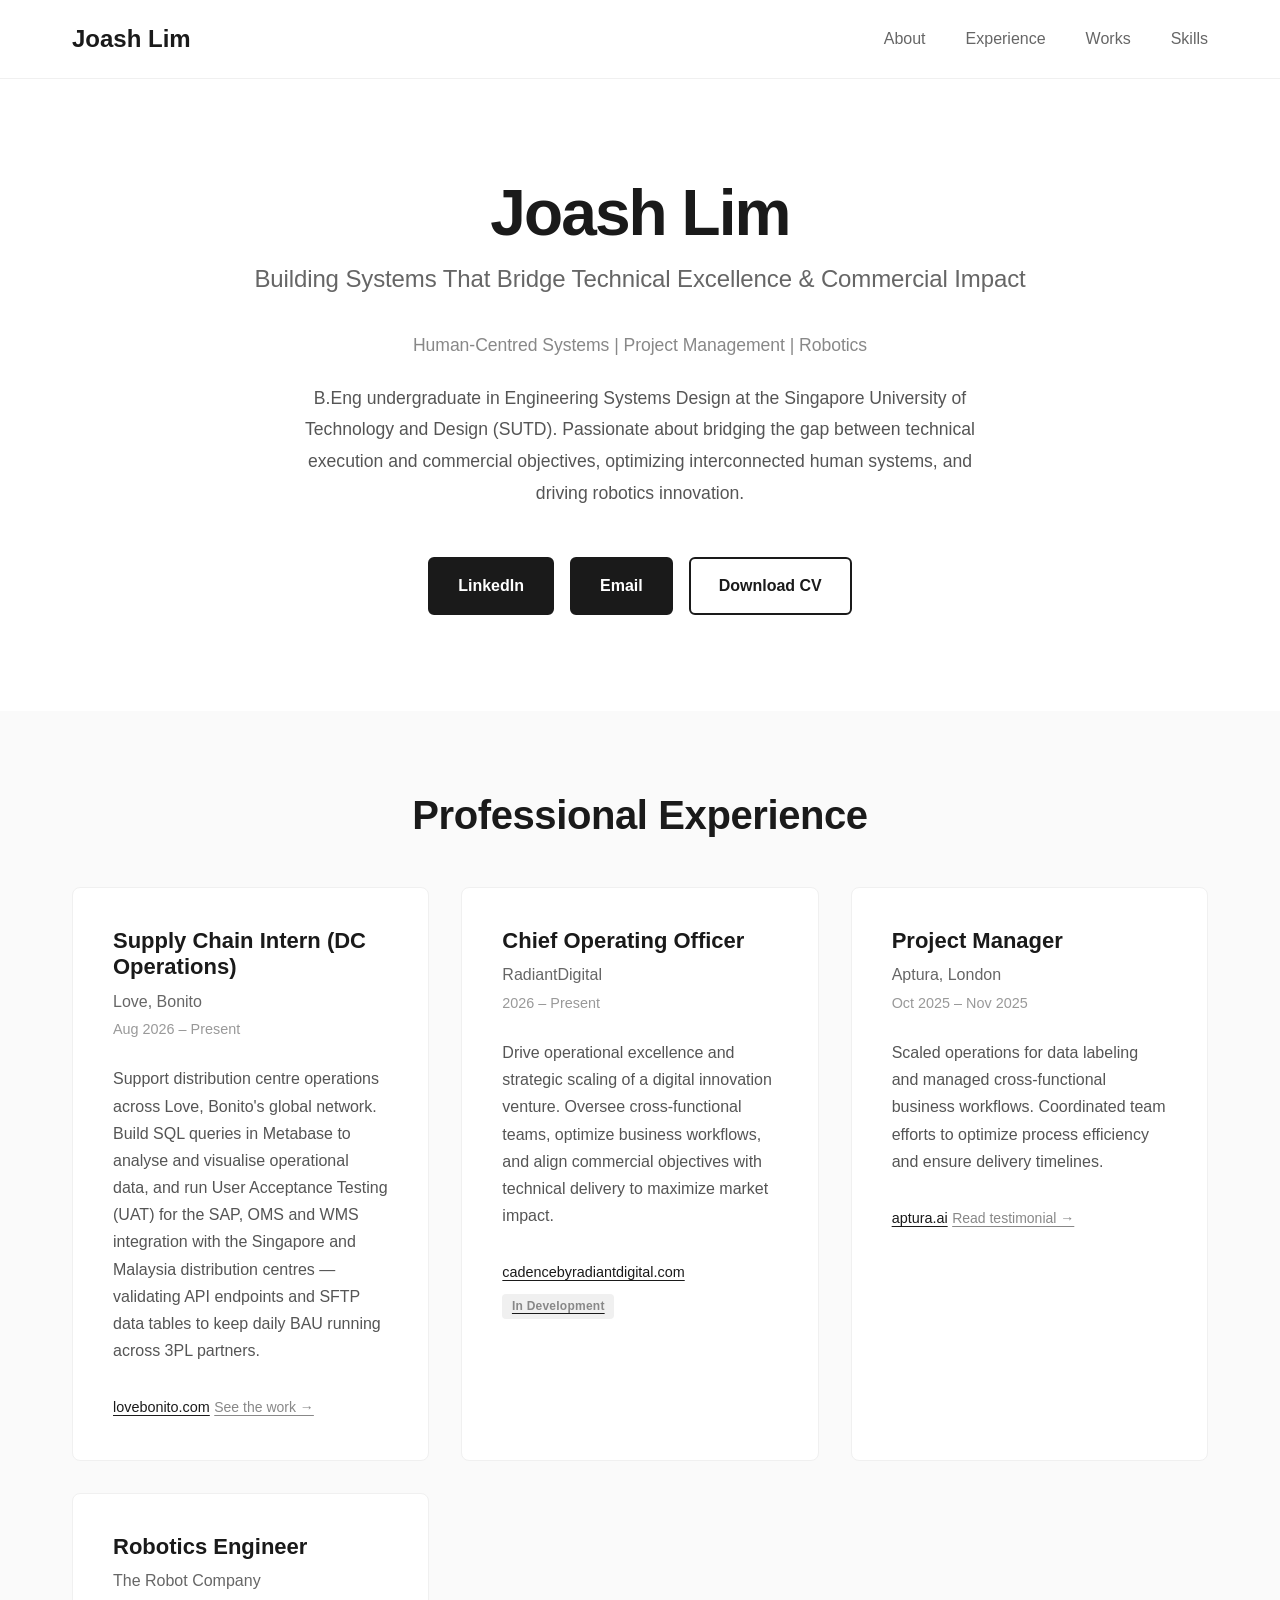
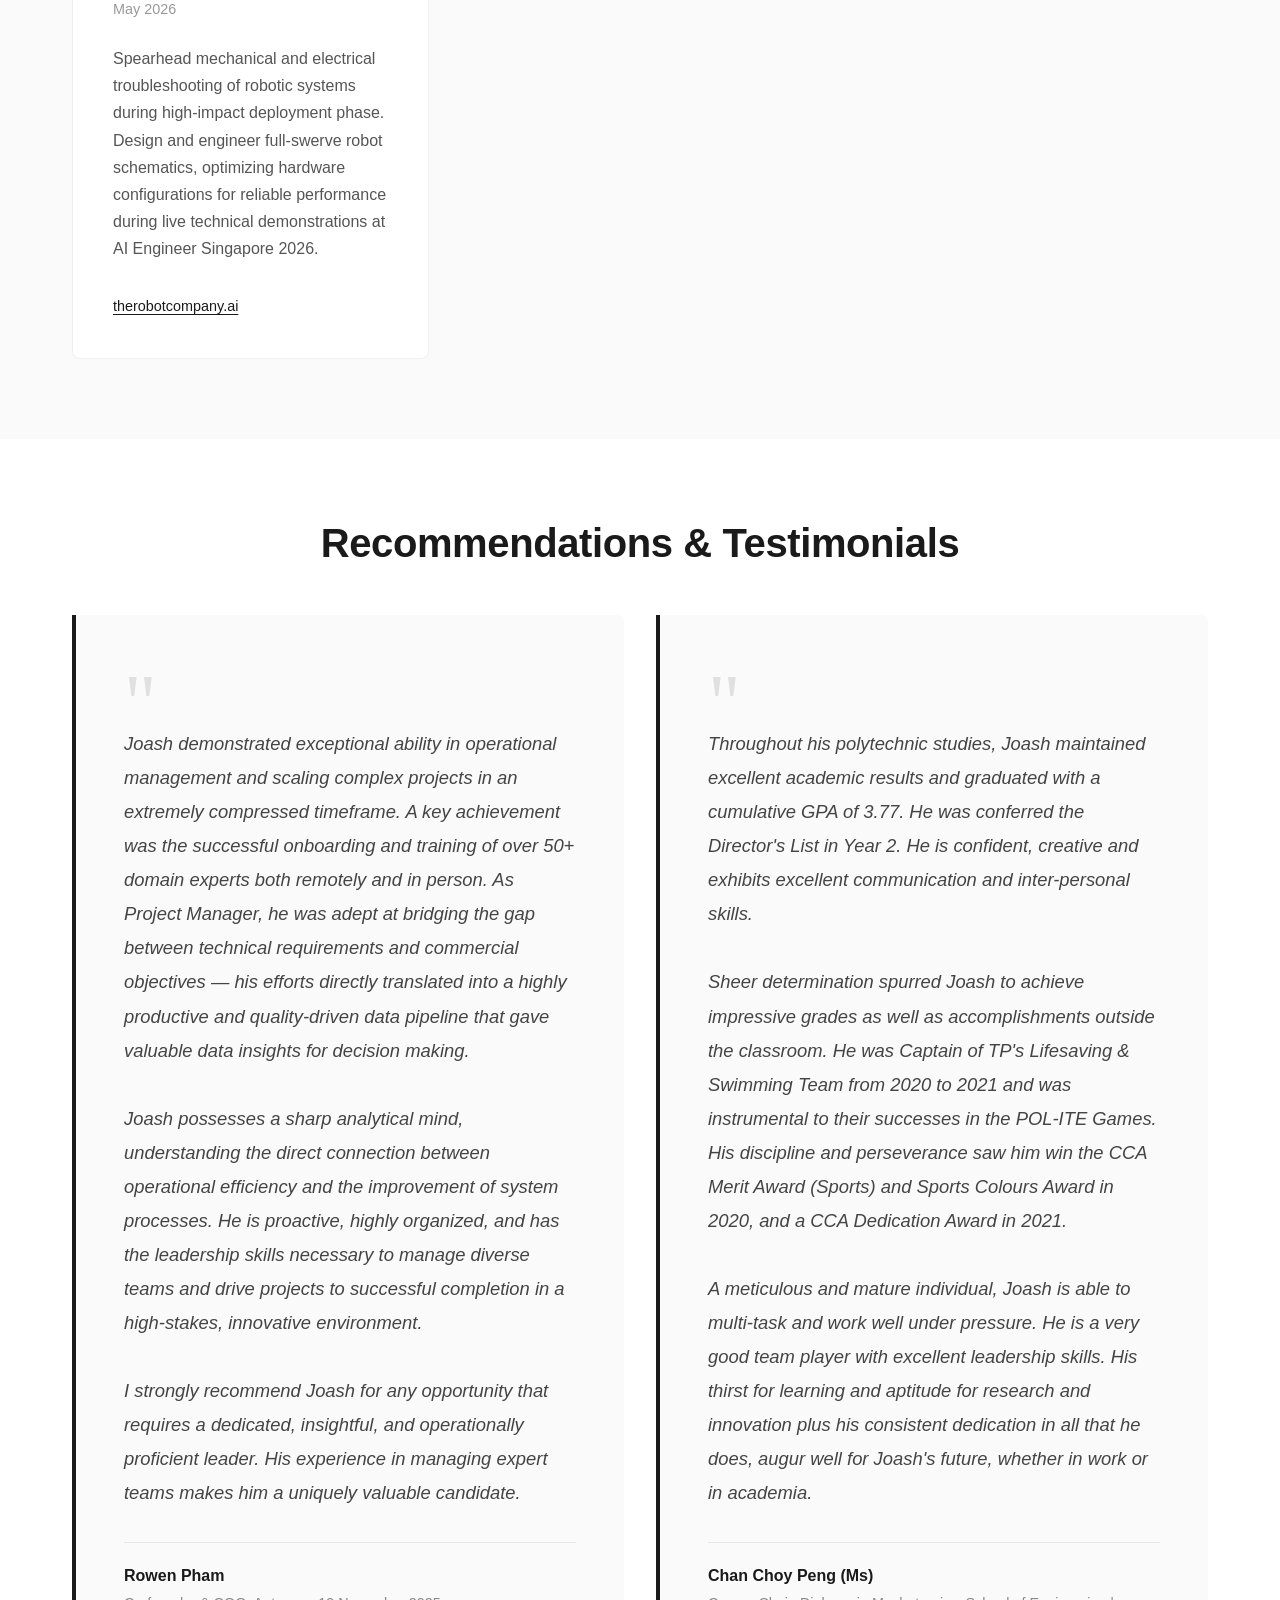
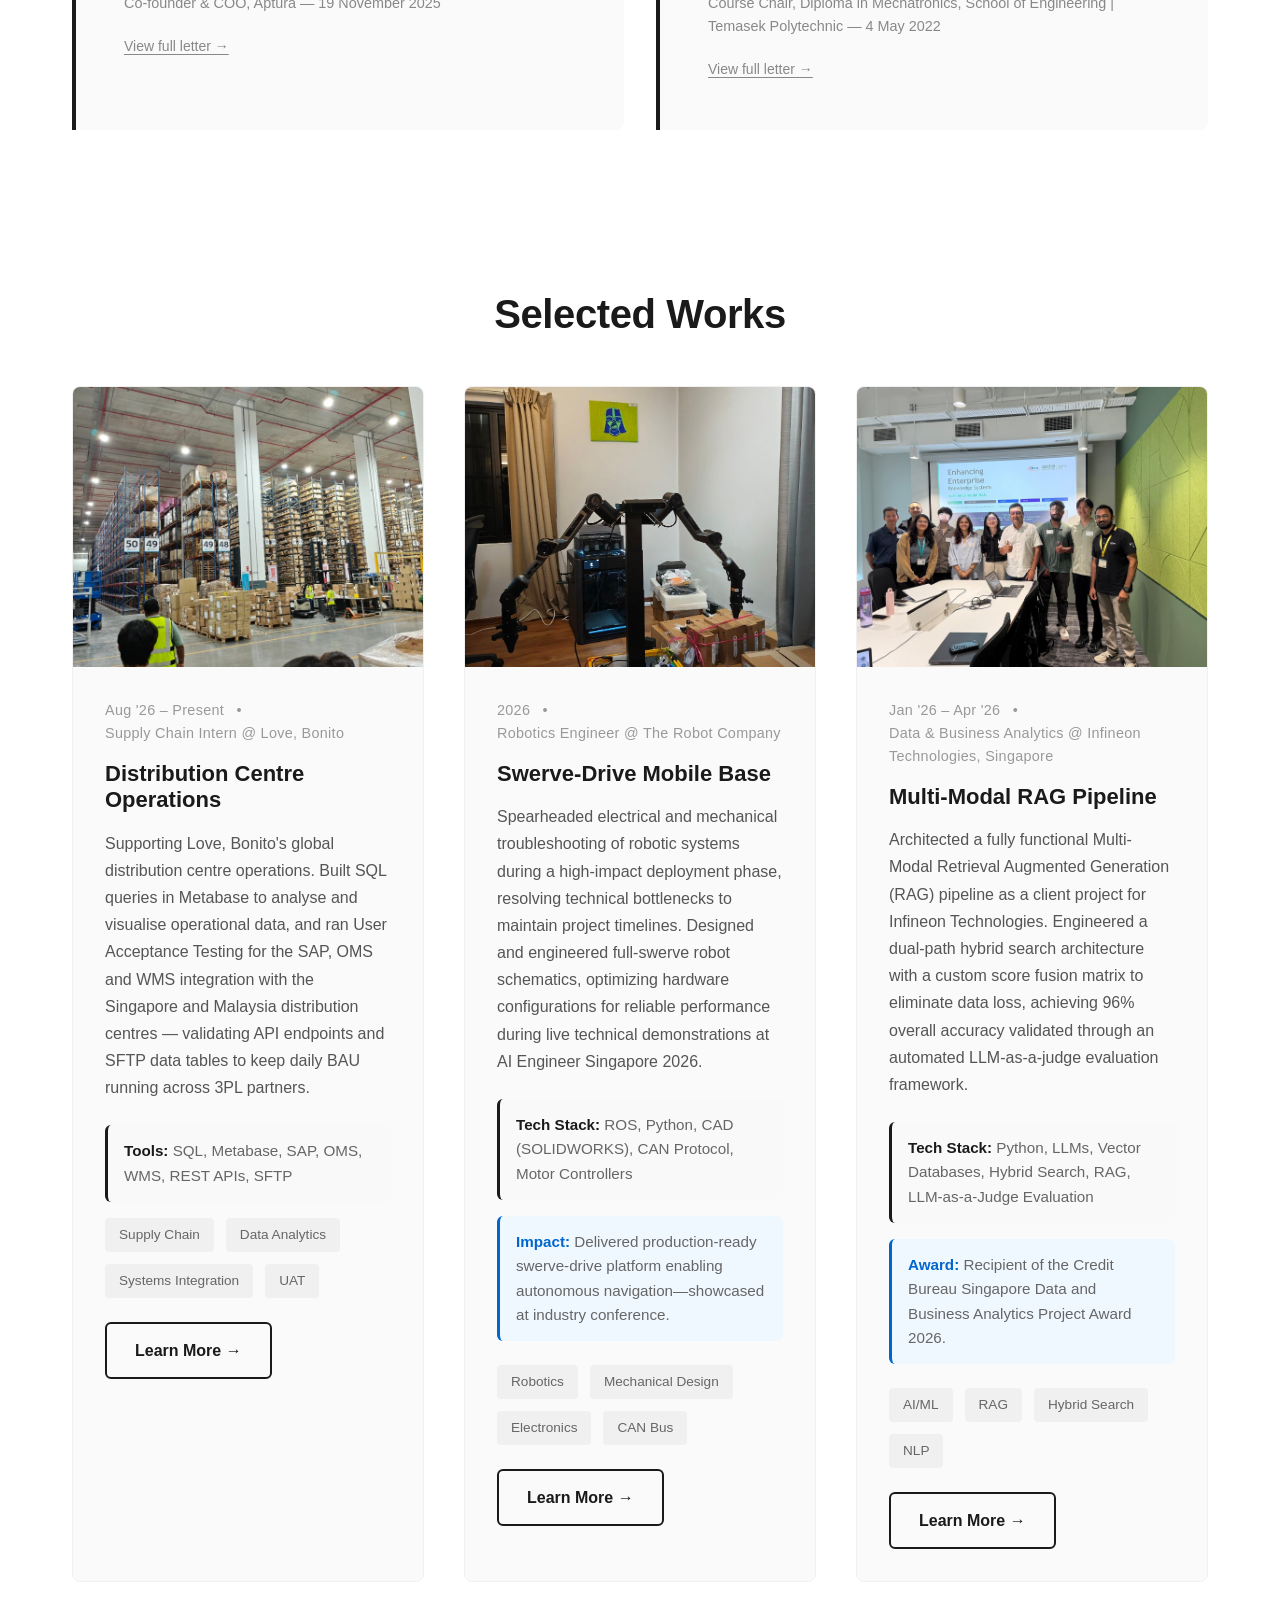
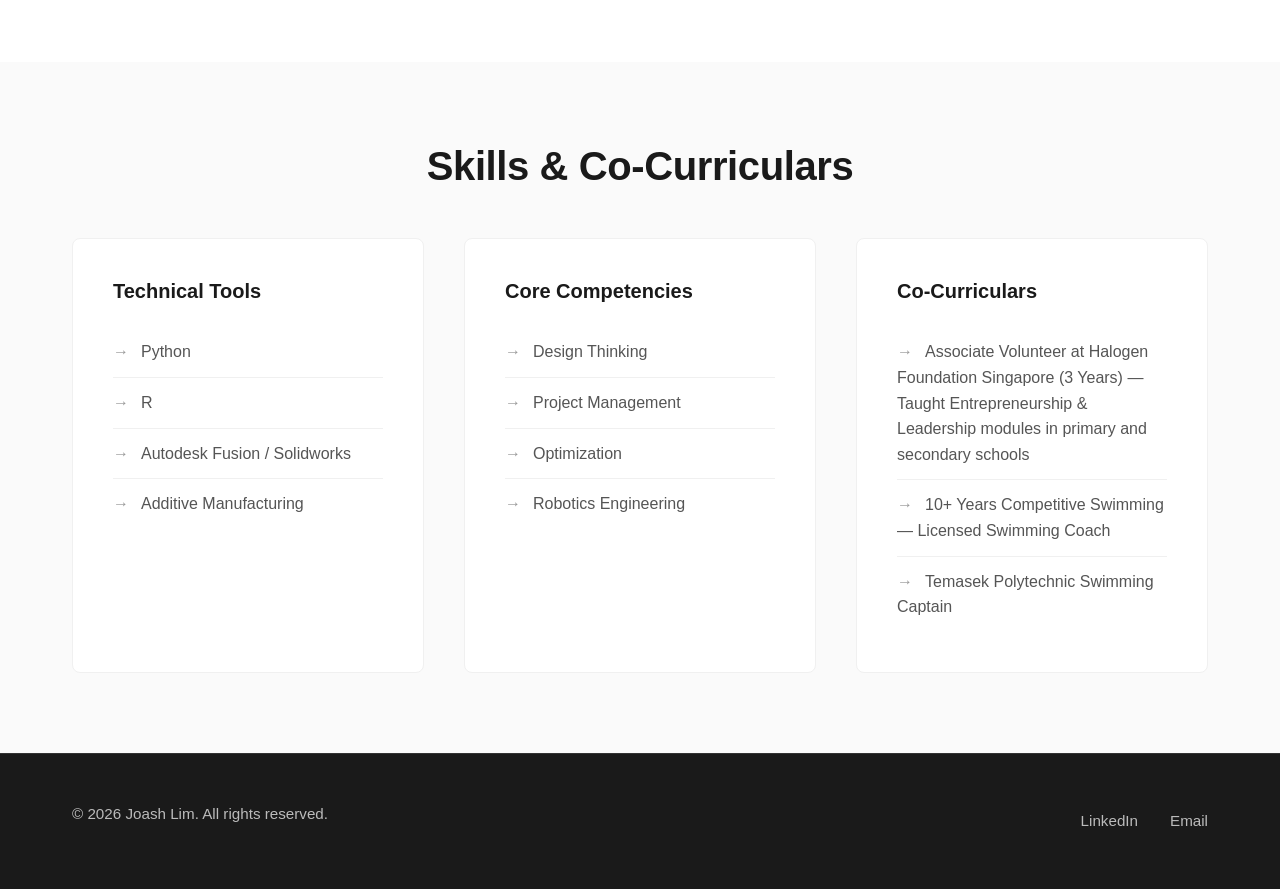
<file: index.html>
<!DOCTYPE html>
<html lang="en">
<head>
    <meta charset="UTF-8">
    <meta name="viewport" content="width=device-width, initial-scale=1.0">
    <title>Joash Lim | Engineering Systems Design | Portfolio</title>
    <meta name="description" content="Portfolio of Joash Lim - Engineering Systems Design undergraduate at SUTD with expertise in robotics, project management, and human-centered design.">
    <link rel="stylesheet" href="css/style.css">
</head>
<body>
    <!-- Navigation -->
    <nav class="navbar">
        <div class="nav-container">
            <a href="#" class="nav-logo">Joash Lim</a>
            <ul class="nav-menu">
                <li><a href="#about" class="nav-link">About</a></li>
                <li><a href="#experience" class="nav-link">Experience</a></li>
                <li><a href="#works" class="nav-link">Works</a></li>
                <li><a href="#skills" class="nav-link">Skills</a></li>
            </ul>
        </div>
    </nav>

    <!-- Hero Section -->
    <header id="about" class="hero">
        <div class="hero-container">
            <h1 class="hero-name">Joash Lim</h1>
            <p class="hero-tagline">Building Systems That Bridge Technical Excellence & Commercial Impact</p>
            <p class="hero-subtitle">Human-Centred Systems | Project Management | Robotics</p>
            <p class="hero-summary">
                B.Eng undergraduate in Engineering Systems Design at the Singapore University of Technology and Design (SUTD). Passionate about bridging the gap between technical execution and commercial objectives, optimizing interconnected human systems, and driving robotics innovation.
            </p>
            
            <!-- Contact Links -->
            <div class="hero-cta">
                <a href="https://www.linkedin.com/in/joash-lim-0b067a177/" target="_blank" class="btn btn-primary">LinkedIn</a>
                <a href="mailto:joashxlim@gmail.com" class="btn btn-primary">Email</a>
                <a href="assets/docs/joash-lim-cv.pdf" download class="btn btn-secondary">Download CV</a>
            </div>
        </div>
    </header>

    <!-- Experience Section -->
    <section id="experience" class="experience">
        <div class="container">
            <h2 class="section-title">Professional Experience</h2>
            
            <div class="experience-grid">
                <article class="experience-card">
                    <div class="experience-header">
                        <h3 class="experience-role">Supply Chain Intern (DC Operations)</h3>
                        <p class="experience-company">Love, Bonito</p>
                        <p class="experience-date">Aug 2026 – Present</p>
                    </div>
                    <p class="experience-description">
                        Support distribution centre operations across Love, Bonito's global network. Build SQL queries in Metabase to analyse and visualise operational data, and run User Acceptance Testing (UAT) for the SAP, OMS and WMS integration with the Singapore and Malaysia distribution centres — validating API endpoints and SFTP data tables to keep daily BAU running across 3PL partners.
                    </p>
                    <a href="https://www.lovebonito.com/" target="_blank" class="experience-link">lovebonito.com</a>
                    <a href="love-bonito.html" class="testimonial-trigger">See the work →</a>
                </article>

                <article class="experience-card">
                    <div class="experience-header">
                        <h3 class="experience-role">Chief Operating Officer</h3>
                        <p class="experience-company">RadiantDigital</p>
                        <p class="experience-date">2026 – Present</p>
                    </div>
                    <p class="experience-description">
                        Drive operational excellence and strategic scaling of a digital innovation venture. Oversee cross-functional teams, optimize business workflows, and align commercial objectives with technical delivery to maximize market impact.
                    </p>
                    <a href="https://www.cadencebyradiantdigital.com/" target="_blank" class="experience-link">
                        cadencebyradiantdigital.com <span class="experience-link-badge">In Development</span>
                    </a>
                </article>

                <article class="experience-card">
                    <div class="experience-header">
                        <h3 class="experience-role">Project Manager</h3>
                        <p class="experience-company">Aptura, London</p>
                        <p class="experience-date">Oct 2025 – Nov 2025</p>
                    </div>
                    <p class="experience-description">
                        Scaled operations for data labeling and managed cross-functional business workflows. Coordinated team efforts to optimize process efficiency and ensure delivery timelines.
                    </p>
                    <a href="https://www.aptura.ai/" target="_blank" class="experience-link">aptura.ai</a>
                    <a href="#aptura-testimonial" class="testimonial-trigger">Read testimonial →</a>
                </article>

                <article class="experience-card">
                    <div class="experience-header">
                        <h3 class="experience-role">Robotics Engineer</h3>
                        <p class="experience-company">The Robot Company</p>
                        <p class="experience-date">May 2026</p>
                    </div>
                    <p class="experience-description">
                        Spearhead mechanical and electrical troubleshooting of robotic systems during high-impact deployment phase. Design and engineer full-swerve robot schematics, optimizing hardware configurations for reliable performance during live technical demonstrations at AI Engineer Singapore 2026.
                    </p>
                    <a href="https://www.therobotcompany.ai/" target="_blank" class="experience-link">therobotcompany.ai</a>
                </article>
            </div>
        </div>
    </section>

    <!-- Recommendations & Testimonials Section -->
    <section id="aptura-testimonial" class="testimonial-section">
        <div class="container">
            <h2 class="section-title">Recommendations & Testimonials</h2>

            <div class="testimonial-grid">
                <!-- Aptura -->
                <div class="testimonial-card">
                    <div class="testimonial-quote-mark">"</div>
                    <blockquote class="testimonial-body">
                        Joash demonstrated exceptional ability in operational management and scaling complex projects in an extremely compressed timeframe. A key achievement was the successful onboarding and training of over 50+ domain experts both remotely and in person. As Project Manager, he was adept at bridging the gap between technical requirements and commercial objectives — his efforts directly translated into a highly productive and quality-driven data pipeline that gave valuable data insights for decision making.
                        <br><br>
                        Joash possesses a sharp analytical mind, understanding the direct connection between operational efficiency and the improvement of system processes. He is proactive, highly organized, and has the leadership skills necessary to manage diverse teams and drive projects to successful completion in a high-stakes, innovative environment.
                        <br><br>
                        I strongly recommend Joash for any opportunity that requires a dedicated, insightful, and operationally proficient leader. His experience in managing expert teams makes him a uniquely valuable candidate.
                    </blockquote>
                    <div class="testimonial-author">
                        <p class="testimonial-name">Rowen Pham</p>
                        <p class="testimonial-company">Co-founder & COO, Aptura — 19 November 2025</p>
                    </div>
                    <a href="assets/docs/aptura-recommendation.pdf" target="_blank" class="testimonial-pdf-link">View full letter →</a>
                </div>

                <!-- Temasek Polytechnic -->
                <div class="testimonial-card">
                    <div class="testimonial-quote-mark">"</div>
                    <blockquote class="testimonial-body">
                        Throughout his polytechnic studies, Joash maintained excellent academic results and graduated with a cumulative GPA of 3.77. He was conferred the Director's List in Year 2. He is confident, creative and exhibits excellent communication and inter-personal skills.
                        <br><br>
                        Sheer determination spurred Joash to achieve impressive grades as well as accomplishments outside the classroom. He was Captain of TP's Lifesaving & Swimming Team from 2020 to 2021 and was instrumental to their successes in the POL-ITE Games. His discipline and perseverance saw him win the CCA Merit Award (Sports) and Sports Colours Award in 2020, and a CCA Dedication Award in 2021.
                        <br><br>
                        A meticulous and mature individual, Joash is able to multi-task and work well under pressure. He is a very good team player with excellent leadership skills. His thirst for learning and aptitude for research and innovation plus his consistent dedication in all that he does, augur well for Joash's future, whether in work or in academia.
                    </blockquote>
                    <div class="testimonial-author">
                        <p class="testimonial-name">Chan Choy Peng (Ms)</p>
                        <p class="testimonial-company">Course Chair, Diploma in Mechatronics, School of Engineering | Temasek Polytechnic — 4 May 2022</p>
                    </div>
                    <a href="assets/docs/temasek-recommendation.pdf" target="_blank" class="testimonial-pdf-link">View full letter →</a>
                </div>
            </div>
        </div>
    </section>

    <!-- Portfolio / Works Section -->
    <section id="works" class="works">
        <div class="container">
            <h2 class="section-title">Selected Works</h2>
            
            <div class="portfolio-grid">
                <!-- Love, Bonito -->
                <article class="portfolio-item">
                    <div class="portfolio-media">
                        <img
                            src="assets/images/lb_warehouse.jpg"
                            alt="Distribution centre warehouse racking"
                            class="portfolio-image">
                    </div>
                    <div class="portfolio-content">
                        <div class="portfolio-meta">
                            <span class="meta-item">Aug '26 – Present</span>
                            <span class="meta-separator">•</span>
                            <span class="meta-item">Supply Chain Intern @ Love, Bonito</span>
                        </div>
                        <h3 class="portfolio-title">Distribution Centre Operations</h3>
                        <p class="portfolio-description">
                            Supporting Love, Bonito's global distribution centre operations. Built SQL queries in Metabase to analyse and visualise operational data, and ran User Acceptance Testing for the SAP, OMS and WMS integration with the Singapore and Malaysia distribution centres — validating API endpoints and SFTP data tables to keep daily BAU running across 3PL partners.
                        </p>
                        <div class="portfolio-tech">
                            <strong>Tools:</strong> SQL, Metabase, SAP, OMS, WMS, REST APIs, SFTP
                        </div>
                        <div class="portfolio-tags">
                            <span class="tag">Supply Chain</span>
                            <span class="tag">Data Analytics</span>
                            <span class="tag">Systems Integration</span>
                            <span class="tag">UAT</span>
                        </div>
                        <a href="love-bonito.html" class="btn btn-secondary learn-more-btn">Learn More →</a>
                    </div>
                </article>

                <!-- Swerve-Drive Mobile Base -->
                <article class="portfolio-item">
                    <div class="portfolio-media">
                        <img
                            src="assets/images/yor.jpg"
                            alt="Swerve-Drive Mobile Base"
                            class="portfolio-image">
                    </div>
                    <div class="portfolio-content">
                        <div class="portfolio-meta">
                            <span class="meta-item">2026</span>
                            <span class="meta-separator">•</span>
                            <span class="meta-item">Robotics Engineer @ The Robot Company</span>
                        </div>
                        <h3 class="portfolio-title">Swerve-Drive Mobile Base</h3>
                        <p class="portfolio-description">
                            Spearheaded electrical and mechanical troubleshooting of robotic systems during a high-impact deployment phase, resolving technical bottlenecks to maintain project timelines. Designed and engineered full-swerve robot schematics, optimizing hardware configurations for reliable performance during live technical demonstrations at AI Engineer Singapore 2026.
                        </p>
                        <div class="portfolio-tech">
                            <strong>Tech Stack:</strong> ROS, Python, CAD (SOLIDWORKS), CAN Protocol, Motor Controllers
                        </div>
                        <div class="portfolio-impact">
                            <strong>Impact:</strong> Delivered production-ready swerve-drive platform enabling autonomous navigation—showcased at industry conference.
                        </div>
                        <div class="portfolio-tags">
                            <span class="tag">Robotics</span>
                            <span class="tag">Mechanical Design</span>
                            <span class="tag">Electronics</span>
                            <span class="tag">CAN Bus</span>
                        </div>
                        <a href="swerve-drive.html" class="btn btn-secondary learn-more-btn">Learn More →</a>
                    </div>
                </article>

                <!-- MMRAG System -->
                <article class="portfolio-item">
                    <div class="portfolio-media">
                        <img
                            src="assets/images/infineon_office.jpg"
                            alt="Multi-Modal RAG Pipeline"
                            class="portfolio-image">
                    </div>
                    <div class="portfolio-content">
                        <div class="portfolio-meta">
                            <span class="meta-item">Jan '26 – Apr '26</span>
                            <span class="meta-separator">•</span>
                            <span class="meta-item">Data & Business Analytics @ Infineon Technologies, Singapore</span>
                        </div>
                        <h3 class="portfolio-title">Multi-Modal RAG Pipeline</h3>
                        <p class="portfolio-description">
                            Architected a fully functional Multi-Modal Retrieval Augmented Generation (RAG) pipeline as a client project for Infineon Technologies. Engineered a dual-path hybrid search architecture with a custom score fusion matrix to eliminate data loss, achieving 96% overall accuracy validated through an automated LLM-as-a-judge evaluation framework.
                        </p>
                        <div class="portfolio-tech">
                            <strong>Tech Stack:</strong> Python, LLMs, Vector Databases, Hybrid Search, RAG, LLM-as-a-Judge Evaluation
                        </div>
                        <div class="portfolio-impact">
                            <strong>Award:</strong> Recipient of the Credit Bureau Singapore Data and Business Analytics Project Award 2026.
                        </div>
                        <div class="portfolio-tags">
                            <span class="tag">AI/ML</span>
                            <span class="tag">RAG</span>
                            <span class="tag">Hybrid Search</span>
                            <span class="tag">NLP</span>
                        </div>
                        <a href="mmrag.html" class="btn btn-secondary learn-more-btn">Learn More →</a>
                    </div>
                </article>
            </div>
        </div>
    </section>

    <!-- Skills & Leadership Section -->
    <section id="skills" class="skills">
        <div class="container">
            <h2 class="section-title">Skills & Co-Curriculars</h2>
            
            <div class="skills-grid">
                <article class="skills-card">
                    <h3 class="skills-category">Technical Tools</h3>
                    <ul class="skills-list">
                        <li>Python</li>
                        <li>R</li>
                        <li>Autodesk Fusion / Solidworks</li>
                        <li>Additive Manufacturing</li>
                    </ul>
                </article>

                <article class="skills-card">
                    <h3 class="skills-category">Core Competencies</h3>
                    <ul class="skills-list">
                        <li>Design Thinking</li>
                        <li>Project Management</li>
                        <li>Optimization</li>
                        <li>Robotics Engineering</li>
                    </ul>
                </article>

                <article class="skills-card">
                    <h3 class="skills-category">Co-Curriculars</h3>
                    <ul class="skills-list">
                        <li>Associate Volunteer at Halogen Foundation Singapore (3 Years) — Taught Entrepreneurship & Leadership modules in primary and secondary schools</li>
                        <li>10+ Years Competitive Swimming — Licensed Swimming Coach</li>
                        <li>Temasek Polytechnic Swimming Captain</li>
                    </ul>
                </article>
            </div>
        </div>
    </section>

    <!-- Footer -->
    <footer class="footer">
        <div class="container">
            <p class="footer-text">&copy; 2026 Joash Lim. All rights reserved.</p>
            <div class="footer-links">
                <a href="https://www.linkedin.com/in/joash-lim-0b067a177/" target="_blank" class="footer-link">LinkedIn</a>
                <a href="mailto:joashxlim@gmail.com" class="footer-link">Email</a>
            </div>
        </div>
    </footer>

</body>
</html>
</file>
<file: css/style.css>
/* ============================================
   Reset & Base Styles
   ============================================ */

* {
    margin: 0;
    padding: 0;
    box-sizing: border-box;
}

html {
    scroll-behavior: smooth;
}

body {
    font-family: -apple-system, BlinkMacSystemFont, 'Segoe UI', 'Roboto', 'Oxygen', 'Ubuntu', 'Cantarell', 'Fira Sans', 'Droid Sans', 'Helvetica Neue', sans-serif;
    line-height: 1.6;
    color: #2d2d2d;
    background-color: #ffffff;
    -webkit-font-smoothing: antialiased;
    -moz-osx-font-smoothing: grayscale;
}

/* ============================================
   Typography
   ============================================ */

h1, h2, h3, h4, h5, h6 {
    font-weight: 600;
    line-height: 1.2;
    margin-bottom: 0.5em;
}

h1 {
    font-size: 3.5rem;
    letter-spacing: -0.02em;
}

h2 {
    font-size: 2.5rem;
    letter-spacing: -0.01em;
}

h3 {
    font-size: 1.5rem;
}

p {
    margin-bottom: 1em;
}

p:last-child {
    margin-bottom: 0;
}

a {
    color: inherit;
    text-decoration: none;
    transition: color 0.3s ease;
}

/* ============================================
   Utility Classes & Layout
   ============================================ */

.container {
    max-width: 1200px;
    margin: 0 auto;
    padding: 0 2rem;
}

.section-title {
    font-size: 2.5rem;
    margin-bottom: 3rem;
    text-align: center;
    color: #1a1a1a;
}

/* ============================================
   Navigation
   ============================================ */

.navbar {
    position: sticky;
    top: 0;
    background-color: rgba(255, 255, 255, 0.95);
    border-bottom: 1px solid #f0f0f0;
    z-index: 1000;
    backdrop-filter: blur(10px);
}

.nav-container {
    max-width: 1200px;
    margin: 0 auto;
    padding: 1.25rem 2rem;
    display: flex;
    justify-content: space-between;
    align-items: center;
}

.nav-logo {
    font-size: 1.5rem;
    font-weight: 700;
    color: #1a1a1a;
    transition: color 0.3s ease;
}

.nav-logo:hover {
    color: #666;
}

.nav-menu {
    display: flex;
    list-style: none;
    gap: 2.5rem;
}

.nav-link {
    font-size: 1rem;
    font-weight: 500;
    color: #666;
    transition: color 0.3s ease;
    position: relative;
}

.nav-link:hover {
    color: #1a1a1a;
}

.nav-link::after {
    content: '';
    position: absolute;
    bottom: -5px;
    left: 0;
    width: 0;
    height: 2px;
    background-color: #1a1a1a;
    transition: width 0.3s ease;
}

.nav-link:hover::after {
    width: 100%;
}

/* Mobile Navigation */
@media (max-width: 768px) {
    .nav-menu {
        gap: 1.5rem;
        font-size: 0.9rem;
    }

    .nav-link::after {
        display: none;
    }
}

/* ============================================
   Hero Section
   ============================================ */

.hero {
    padding: 6rem 2rem;
    text-align: center;
    background-color: #ffffff;
}

.hero-container {
    max-width: 900px;
    margin: 0 auto;
}

.hero-photo-wrapper {
    margin-bottom: 2rem;
    display: flex;
    justify-content: center;
}

.hero-photo {
    width: 200px;
    height: 250px;
    border-radius: 0.75rem;
    object-fit: cover;
    object-position: top;
    border: 3px solid #1a1a1a;
    transition: transform 0.3s ease, box-shadow 0.3s ease;
}

.hero-photo:hover {
    transform: scale(1.05);
    box-shadow: 0 8px 24px rgba(26, 26, 26, 0.15);
}

.hero-name {
    font-size: 4rem;
    font-weight: 700;
    color: #1a1a1a;
    margin-bottom: 0.5rem;
    letter-spacing: -0.03em;
}

.hero-tagline {
    font-size: 1.5rem;
    font-weight: 500;
    color: #666;
    margin-bottom: 2rem;
    letter-spacing: -0.005em;
}

.hero-subtitle {
    font-size: 1.1rem;
    font-weight: 500;
    color: #888;
    margin-bottom: 1.5rem;
    letter-spacing: -0.003em;
}

.hero-summary {
    font-size: 1.1rem;
    color: #555;
    line-height: 1.8;
    margin-bottom: 3rem;
    max-width: 700px;
    margin-left: auto;
    margin-right: auto;
}

.hero-cta {
    display: flex;
    gap: 1rem;
    justify-content: center;
    flex-wrap: wrap;
    margin-top: 2.5rem;
}

/* ============================================
   Buttons
   ============================================ */

.btn {
    display: inline-block;
    padding: 0.875rem 1.75rem;
    font-size: 1rem;
    font-weight: 600;
    border-radius: 0.375rem;
    transition: all 0.3s ease;
    border: 2px solid transparent;
    cursor: pointer;
    text-align: center;
}

.btn-primary {
    background-color: #1a1a1a;
    color: #ffffff;
    border-color: #1a1a1a;
}

.btn-primary:hover {
    background-color: #333;
    border-color: #333;
    box-shadow: 0 4px 12px rgba(26, 26, 26, 0.15);
}

.btn-secondary {
    background-color: transparent;
    color: #1a1a1a;
    border-color: #1a1a1a;
}

.btn-secondary:hover {
    background-color: #f9f9f9;
    border-color: #333;
    color: #333;
}

/* ============================================
   Experience Section
   ============================================ */

.experience {
    padding: 5rem 2rem;
    background-color: #fafafa;
}

.experience-grid {
    display: grid;
    grid-template-columns: repeat(auto-fit, minmax(300px, 1fr));
    gap: 2rem;
    margin-top: 2rem;
}

.experience-card {
    background-color: #ffffff;
    padding: 2.5rem;
    border-radius: 0.5rem;
    border: 1px solid #f0f0f0;
    transition: all 0.3s ease;
}

.experience-card:hover {
    box-shadow: 0 8px 24px rgba(0, 0, 0, 0.08);
    border-color: #e0e0e0;
}

.experience-header {
    margin-bottom: 1.5rem;
}

.experience-role {
    font-size: 1.375rem;
    font-weight: 600;
    color: #1a1a1a;
    margin-bottom: 0.5rem;
}

.experience-company {
    font-size: 1rem;
    font-weight: 500;
    color: #666;
    margin-bottom: 0.25rem;
}

.experience-date {
    font-size: 0.9rem;
    color: #999;
}

.experience-description {
    font-size: 1rem;
    color: #555;
    line-height: 1.7;
}

.experience-link {
    display: inline-flex;
    align-items: center;
    flex-wrap: wrap;
    gap: 0.6rem;
    margin-top: 1rem;
    font-size: 0.9rem;
    font-weight: 500;
    color: #1a1a1a;
    text-decoration: underline;
    text-underline-offset: 3px;
    transition: color 0.3s ease;
}

.experience-link:hover {
    color: #555;
}

.experience-link-badge {
    display: inline-block;
    padding: 0.2rem 0.6rem;
    font-size: 0.75rem;
    font-weight: 600;
    color: #888;
    background-color: #f0f0f0;
    border-radius: 0.25rem;
    text-decoration: none;
    letter-spacing: 0.02em;
    white-space: nowrap;
}

/* ============================================
   Testimonial
   ============================================ */

.testimonial-trigger {
    display: inline-block;
    margin-top: 0.75rem;
    font-size: 0.875rem;
    font-weight: 500;
    color: #888;
    text-decoration: underline;
    text-underline-offset: 3px;
    transition: color 0.3s ease;
}

.testimonial-trigger:hover {
    color: #1a1a1a;
}

.testimonial-section {
    padding: 5rem 2rem;
    background-color: #ffffff;
}

.testimonial-grid {
    display: grid;
    grid-template-columns: repeat(auto-fit, minmax(340px, 1fr));
    gap: 2rem;
}

.testimonial-card {
    padding: 3rem;
    border-left: 4px solid #1a1a1a;
    background-color: #fafafa;
    border-radius: 0 0.5rem 0.5rem 0;
    position: relative;
}

.testimonial-quote-mark {
    font-size: 5rem;
    line-height: 1;
    color: #e0e0e0;
    font-family: Georgia, serif;
    margin-bottom: -1rem;
}

.testimonial-body {
    font-size: 1.15rem;
    color: #444;
    line-height: 1.85;
    font-style: italic;
    margin-bottom: 2rem;
}

.testimonial-author {
    border-top: 1px solid #e8e8e8;
    padding-top: 1.25rem;
}

.testimonial-name {
    font-size: 1rem;
    font-weight: 600;
    color: #1a1a1a;
    margin-bottom: 0.2rem;
}

.testimonial-company {
    font-size: 0.9rem;
    color: #888;
    margin: 0;
}

.testimonial-pdf-link {
    display: inline-block;
    margin-top: 1.25rem;
    font-size: 0.875rem;
    font-weight: 500;
    color: #888;
    text-decoration: underline;
    text-underline-offset: 3px;
    transition: color 0.3s ease;
}

.testimonial-pdf-link:hover {
    color: #1a1a1a;
}

@media (max-width: 768px) {
    .testimonial-grid {
        grid-template-columns: 1fr;
    }

    .testimonial-card {
        padding: 2rem 1.5rem;
    }

    .testimonial-body {
        font-size: 1rem;
    }
}

@media (prefers-color-scheme: dark) {
    .testimonial-section {
        background-color: #1a1a1a;
    }

    .testimonial-grid {
        gap: 1.5rem;
    }

    .testimonial-card {
        background-color: #222;
        border-left-color: #ffffff;
    }

    .testimonial-quote-mark {
        color: #333;
    }

    .testimonial-body {
        color: #ccc;
    }

    .testimonial-name {
        color: #ffffff;
    }

    .testimonial-company {
        color: #777;
    }

    .testimonial-author {
        border-top-color: #333;
    }

    .testimonial-trigger {
        color: #666;
    }

    .testimonial-trigger:hover {
        color: #ffffff;
    }

    .testimonial-pdf-link {
        color: #666;
    }

    .testimonial-pdf-link:hover {
        color: #ffffff;
    }
}

/* ============================================
   Works / Portfolio Section
   ============================================ */

.works {
    padding: 5rem 2rem;
    background-color: #ffffff;
}

.portfolio-grid {
    display: grid;
    grid-template-columns: repeat(auto-fit, minmax(350px, 1fr));
    gap: 2.5rem;
    margin-top: 2rem;
}

.portfolio-item {
    border-radius: 0.5rem;
    overflow: hidden;
    border: 1px solid #f0f0f0;
    background-color: #fafafa;
    transition: all 0.3s ease;
}

.portfolio-item:hover {
    box-shadow: 0 12px 32px rgba(0, 0, 0, 0.12);
    border-color: #e0e0e0;
}

.portfolio-media {
    width: 100%;
    height: 280px;
    overflow: hidden;
    background-color: #f0f0f0;
}

.portfolio-video,
.portfolio-image {
    width: 100%;
    height: 100%;
    object-fit: cover;
    display: block;
}

.portfolio-image--contain {
    object-fit: contain;
    background-color: #f9f9f9;
    padding: 1.5rem;
}

.portfolio-content {
    padding: 2rem;
}

.portfolio-meta {
    font-size: 0.9rem;
    color: #999;
    margin-bottom: 1rem;
    font-weight: 500;
    letter-spacing: 0.3px;
}

.meta-item {
    display: inline-block;
}

.meta-separator {
    margin: 0 0.5rem;
}

.portfolio-title {
    font-size: 1.375rem;
    font-weight: 600;
    color: #1a1a1a;
    margin-bottom: 1rem;
}

.portfolio-description {
    font-size: 1rem;
    color: #555;
    line-height: 1.7;
    margin-bottom: 1.5rem;
}

.portfolio-tech {
    font-size: 0.95rem;
    color: #666;
    background-color: #f9f9f9;
    padding: 0.875rem 1rem;
    border-radius: 0.375rem;
    margin-bottom: 1rem;
    border-left: 3px solid #1a1a1a;
}

.portfolio-tech strong {
    color: #1a1a1a;
    font-weight: 600;
}

.portfolio-impact {
    font-size: 0.95rem;
    color: #666;
    background-color: #f0f8ff;
    padding: 0.875rem 1rem;
    border-radius: 0.375rem;
    margin-bottom: 1.5rem;
    border-left: 3px solid #0066cc;
}

.portfolio-impact strong {
    color: #0066cc;
    font-weight: 600;
}

.portfolio-tags {
    display: flex;
    gap: 0.75rem;
    flex-wrap: wrap;
}

.learn-more-btn {
    margin-top: 1.5rem;
    display: inline-block;
}

.tag {
    display: inline-block;
    padding: 0.375rem 0.875rem;
    background-color: #f0f0f0;
    color: #666;
    border-radius: 0.25rem;
    font-size: 0.85rem;
    font-weight: 500;
    transition: all 0.3s ease;
}

.tag:hover {
    background-color: #e0e0e0;
    color: #1a1a1a;
}

/* ============================================
   Skills Section
   ============================================ */

.skills {
    padding: 5rem 2rem;
    background-color: #fafafa;
}

.skills-grid {
    display: grid;
    grid-template-columns: repeat(auto-fit, minmax(300px, 1fr));
    gap: 2.5rem;
    margin-top: 2rem;
}

.skills-card {
    background-color: #ffffff;
    padding: 2.5rem;
    border-radius: 0.5rem;
    border: 1px solid #f0f0f0;
    transition: all 0.3s ease;
}

.skills-card:hover {
    box-shadow: 0 8px 24px rgba(0, 0, 0, 0.08);
    border-color: #e0e0e0;
}

.skills-category {
    font-size: 1.25rem;
    font-weight: 600;
    color: #1a1a1a;
    margin-bottom: 1.5rem;
}

.skills-list {
    list-style: none;
}

.skills-list li {
    font-size: 1rem;
    color: #555;
    padding: 0.75rem 0;
    border-bottom: 1px solid #f0f0f0;
    transition: color 0.3s ease;
}

.skills-list li:last-child {
    border-bottom: none;
}

.skills-list li::before {
    content: '→';
    margin-right: 0.75rem;
    color: #999;
    font-weight: 500;
}

.skills-list li:hover {
    color: #1a1a1a;
}

.skills-list li:hover::before {
    color: #1a1a1a;
}

/* ============================================
   Footer
   ============================================ */

.footer {
    padding: 3rem 2rem;
    background-color: #1a1a1a;
    color: #ffffff;
    border-top: 1px solid #333;
}

.footer .container {
    display: flex;
    justify-content: space-between;
    align-items: center;
}

.footer-text {
    font-size: 0.95rem;
    color: #bbb;
}

.footer-links {
    display: flex;
    gap: 2rem;
}

.footer-link {
    font-size: 0.95rem;
    color: #bbb;
    transition: color 0.3s ease;
}

.footer-link:hover {
    color: #ffffff;
}

/* ============================================
   Responsive Design
   ============================================ */

@media (max-width: 1024px) {
    .container {
        padding: 0 1.5rem;
    }

    .hero-name {
        font-size: 3rem;
    }

    .hero-tagline {
        font-size: 1.25rem;
    }

    .hero-photo {
        width: 170px;
        height: 210px;
    }

    .section-title {
        font-size: 2rem;
    }

    h2 {
        font-size: 2rem;
    }
}

@media (max-width: 768px) {
    /* Navigation */
    .nav-container {
        padding: 1rem 1.5rem;
    }

    .nav-logo {
        font-size: 1.25rem;
    }

    .nav-menu {
        gap: 1.5rem;
    }

    /* Hero */
    .hero {
        padding: 4rem 1.5rem;
    }

    .hero-name {
        font-size: 2.25rem;
    }

    .hero-tagline {
        font-size: 1.1rem;
    }

    .hero-summary {
        font-size: 1rem;
    }

    .hero-cta {
        gap: 0.75rem;
    }

    .btn {
        padding: 0.75rem 1.5rem;
        font-size: 0.95rem;
    }

    /* Sections */
    .experience,
    .works,
    .skills {
        padding: 3.5rem 1.5rem;
    }

    .section-title {
        font-size: 1.75rem;
        margin-bottom: 2rem;
    }

    .experience-grid {
        grid-template-columns: 1fr;
    }

    .portfolio-grid {
        grid-template-columns: 1fr;
        gap: 2rem;
    }

    .skills-grid {
        grid-template-columns: 1fr;
        gap: 2rem;
    }

    .portfolio-media {
        height: 240px;
    }

    /* Footer */
    .footer .container {
        flex-direction: column;
        gap: 1.5rem;
        text-align: center;
    }

    .footer-links {
        flex-direction: column;
        gap: 1rem;
    }
}

@media (max-width: 480px) {
    body {
        font-size: 0.95rem;
    }

    h1 {
        font-size: 2rem;
    }

    h2 {
        font-size: 1.5rem;
    }

    h3 {
        font-size: 1.25rem;
    }

    /* Navigation */
    .nav-container {
        padding: 0.875rem 1rem;
    }

    .nav-logo {
        font-size: 1.1rem;
    }

    .nav-menu {
        gap: 1rem;
        font-size: 0.85rem;
    }

    /* Hero */
    .hero {
        padding: 3rem 1rem;
    }

    .hero-name {
        font-size: 1.75rem;
        margin-bottom: 0.75rem;
    }

    .hero-tagline {
        font-size: 0.95rem;
        margin-bottom: 1.5rem;
    }

    .hero-subtitle {
        font-size: 0.9rem;
        margin-bottom: 1rem;
    }

    .hero-photo {
        width: 150px;
        height: 185px;
        border-width: 2px;
    }

    .hero-summary {
        font-size: 0.95rem;
        margin-bottom: 2rem;
    }

    .hero-cta {
        gap: 0.5rem;
    }

    .btn {
        padding: 0.65rem 1.25rem;
        font-size: 0.85rem;
        flex: 0 1 calc(50% - 0.25rem);
    }

    /* Sections */
    .experience,
    .works,
    .skills {
        padding: 2.5rem 1rem;
    }

    .section-title {
        font-size: 1.4rem;
        margin-bottom: 1.5rem;
    }

    .experience-card,
    .skills-card {
        padding: 1.75rem;
    }

    .portfolio-item {
        border-radius: 0.375rem;
    }

    .portfolio-media {
        height: 200px;
    }

    .portfolio-content {
        padding: 1.5rem;
    }

    .portfolio-title {
        font-size: 1.1rem;
    }

    .portfolio-description {
        font-size: 0.95rem;
    }

    .portfolio-meta {
        font-size: 0.85rem;
    }

    .portfolio-tech,
    .portfolio-impact {
        font-size: 0.9rem;
        padding: 0.75rem 0.875rem;
    }

    .experience-role,
    .skills-category {
        font-size: 1.15rem;
    }

    /* Footer */
    .footer {
        padding: 2rem 1rem;
    }

    .footer-text {
        font-size: 0.85rem;
    }

    .footer-link {
        font-size: 0.85rem;
    }
}

/* ============================================
   Accessibility
   ============================================ */

@media (prefers-reduced-motion: reduce) {
    * {
        animation-duration: 0.01ms !important;
        animation-iteration-count: 1 !important;
        transition-duration: 0.01ms !important;
    }
}

@media (prefers-color-scheme: dark) {
    body {
        background-color: #1a1a1a;
        color: #e0e0e0;
    }

    .hero {
        background-color: #1a1a1a;
    }

    .hero-name {
        color: #ffffff;
    }

    .hero-tagline {
        color: #bbb;
    }

    .hero-subtitle {
        color: #999;
    }

    .hero-summary {
        color: #aaa;
    }

    .hero-photo {
        border-color: #ffffff;
    }

    .section-title {
        color: #ffffff;
    }

    .navbar {
        background-color: rgba(26, 26, 26, 0.95);
        border-bottom-color: #333;
    }

    .nav-logo {
        color: #ffffff;
    }

    .nav-link {
        color: #aaa;
    }

    .nav-link:hover {
        color: #ffffff;
    }

    .nav-link::after {
        background-color: #ffffff;
    }

    .experience {
        background-color: #222;
    }

    .experience-card {
        background-color: #2a2a2a;
        border-color: #333;
    }

    .experience-card:hover {
        border-color: #444;
    }

    .experience-role {
        color: #ffffff;
    }

    .experience-company {
        color: #aaa;
    }

    .experience-date {
        color: #777;
    }

    .experience-description {
        color: #ccc;
    }

    .experience-link {
        color: #ddd;
    }

    .experience-link:hover {
        color: #aaa;
    }

    .experience-link-badge {
        color: #777;
        background-color: #333;
    }

    .works {
        background-color: #1a1a1a;
    }

    .portfolio-item {
        background-color: #2a2a2a;
        border-color: #333;
    }

    .portfolio-item:hover {
        border-color: #444;
    }

    .portfolio-media {
        background-color: #333;
    }

    .portfolio-title {
        color: #ffffff;
    }

    .portfolio-description {
        color: #ccc;
    }

    .tag {
        background-color: #333;
        color: #aaa;
    }

    .tag:hover {
        background-color: #444;
        color: #ffffff;
    }

    .portfolio-meta {
        color: #777;
    }

    .portfolio-tech {
        background-color: #1a1a1a;
        border-left-color: #666;
        color: #aaa;
    }

    .portfolio-tech strong {
        color: #ddd;
    }

    .portfolio-impact {
        background-color: #0a1a2e;
        border-left-color: #0088ff;
        color: #aaa;
    }

    .portfolio-impact strong {
        color: #88ccff;
    }

    .skills {
        background-color: #222;
    }

    .skills-card {
        background-color: #2a2a2a;
        border-color: #333;
    }

    .skills-card:hover {
        border-color: #444;
    }

    .skills-category {
        color: #ffffff;
    }

    .skills-list li {
        color: #ccc;
        border-bottom-color: #333;
    }

    .skills-list li::before {
        color: #666;
    }

    .skills-list li:hover {
        color: #ffffff;
    }

    .skills-list li:hover::before {
        color: #999;
    }

    .btn-primary {
        background-color: #ffffff;
        color: #1a1a1a;
        border-color: #ffffff;
    }

    .btn-primary:hover {
        background-color: #e0e0e0;
        border-color: #e0e0e0;
    }

    .btn-secondary {
        color: #ffffff;
        border-color: #ffffff;
    }

    .btn-secondary:hover {
        background-color: #333;
        border-color: #ffffff;
        color: #ffffff;
    }

    .footer {
        background-color: #0d0d0d;
        border-top-color: #333;
    }

    .footer-text {
        color: #777;
    }

    .footer-link {
        color: #777;
    }

    .footer-link:hover {
        color: #ffffff;
    }
}
</file>
